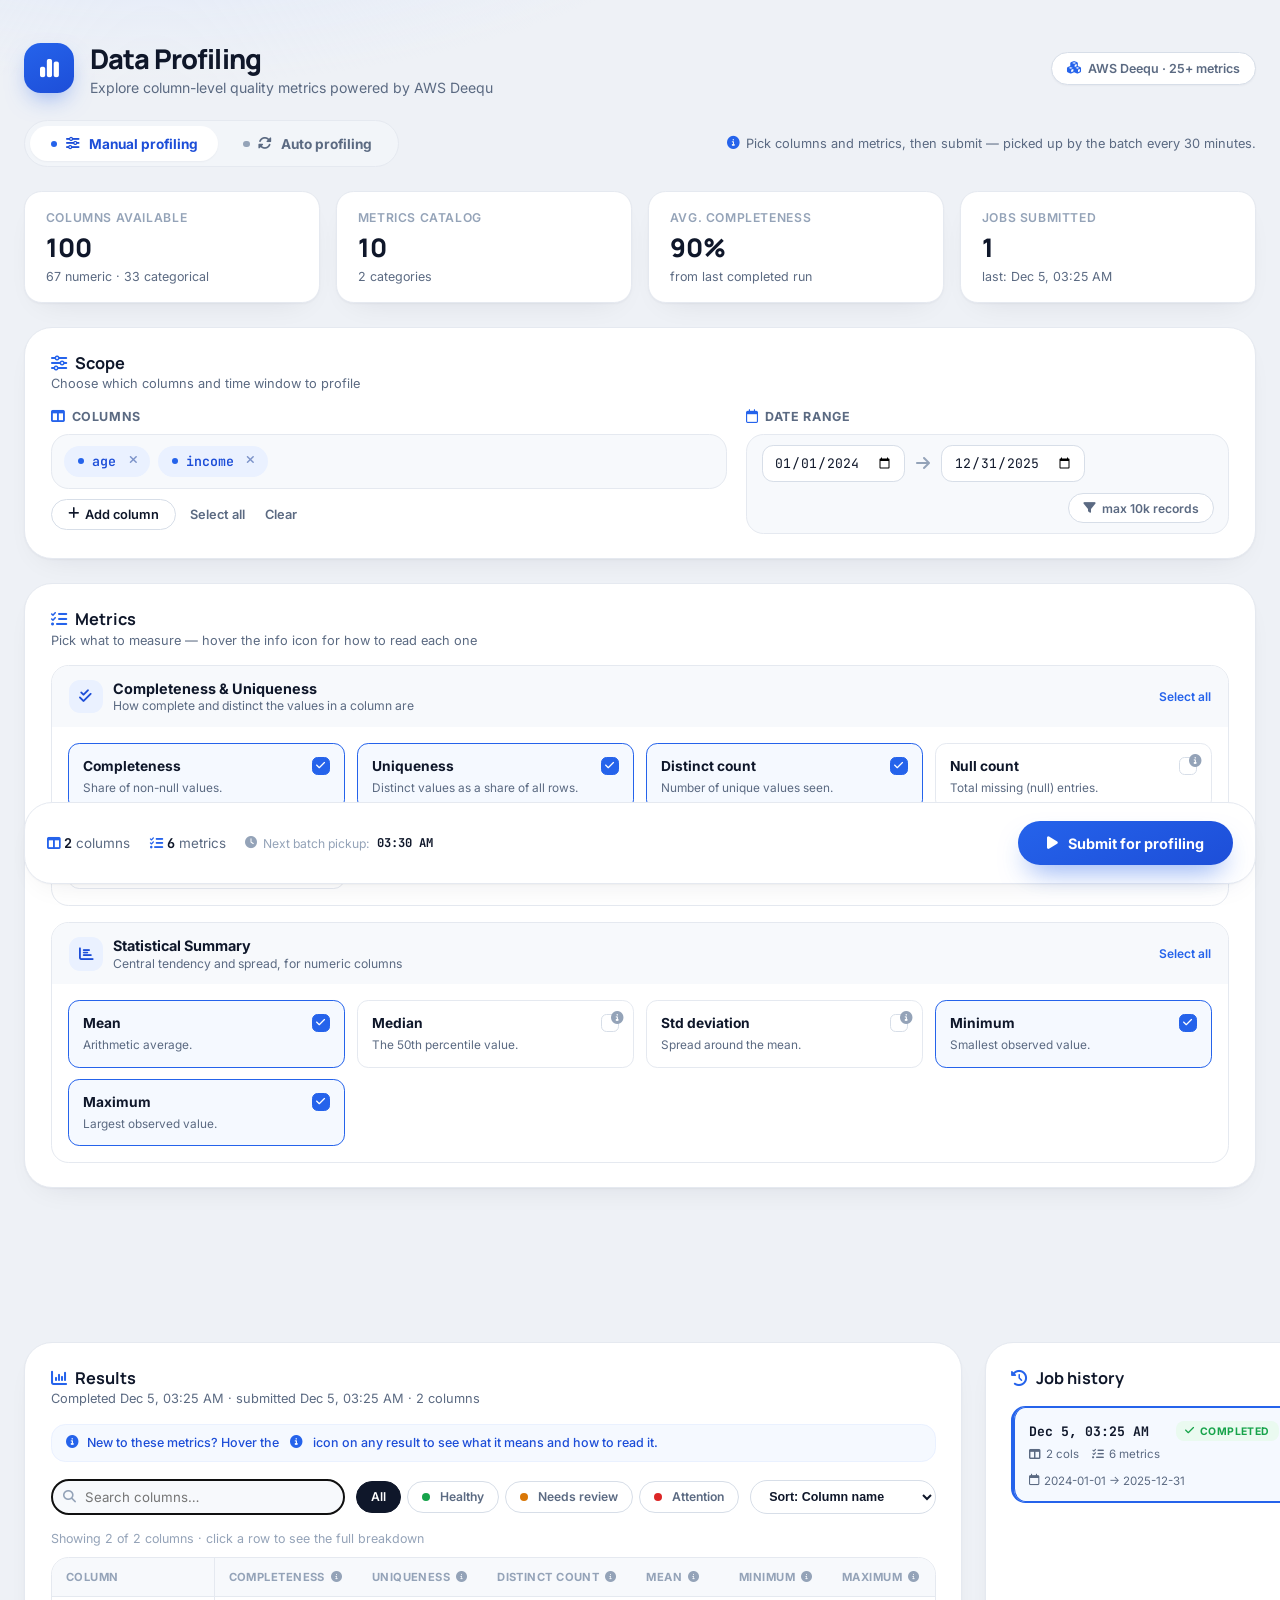
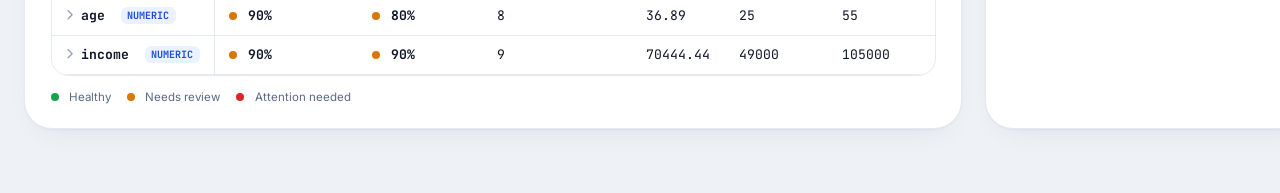
<file: data-profiling (2).html>
<!DOCTYPE html>
<html lang="en">
<head>
<meta charset="UTF-8">
<meta name="viewport" content="width=device-width, initial-scale=1.0, viewport-fit=cover">
<title>Data Profiling · Deequ</title>
<link rel="preconnect" href="https://fonts.googleapis.com">
<link rel="preconnect" href="https://fonts.gstatic.com" crossorigin>
<link href="https://fonts.googleapis.com/css2?family=Manrope:wght@500;600;700;800&family=Inter:wght@400;500;600;700&family=JetBrains+Mono:wght@400;500;600;700&display=swap" rel="stylesheet">
<link rel="stylesheet" href="https://cdnjs.cloudflare.com/ajax/libs/font-awesome/6.5.1/css/all.min.css">
<style>
  :root{
    --bg:#eef1f6;
    --surface:#ffffff;
    --surface-alt:#f7f9fc;
    --surface-sunken:#f2f5f9;
    --border:#e5e9f0;
    --border-strong:#d7dee8;
    --text-primary:#0f172a;
    --text-secondary:#5b6a82;
    --text-tertiary:#94a3b8;
    --blue:#2563eb;
    --blue-dark:#1d4ed8;
    --blue-light:#eaf1ff;
    --blue-pale:#f5f9ff;
    --success:#16a34a;
    --success-light:#eafaf0;
    --warning:#d97706;
    --warning-light:#fff8ea;
    --danger:#dc2626;
    --danger-light:#fef1f1;
    --radius-lg:1.75rem;
    --radius-md:1.1rem;
    --radius-sm:0.7rem;
    --shadow-card:0 1px 2px rgba(15,23,42,.04), 0 12px 32px -18px rgba(15,23,42,.12);
    --shadow-pop:0 20px 45px -15px rgba(15,23,42,.22);
  }
  *{margin:0;padding:0;box-sizing:border-box;}
  body{
    background:
      radial-gradient(1100px 480px at 12% -10%, #dbe6fb 0%, transparent 55%),
      var(--bg);
    font-family:'Inter',-apple-system,BlinkMacSystemFont,'Segoe UI',Roboto,sans-serif;
    color:var(--text-primary);
    min-height:100vh;
    display:flex;
    justify-content:center;
    padding:2.5rem 1.5rem 4rem;
    -webkit-font-smoothing:antialiased;
  }
  ::selection{background:var(--blue-light); color:var(--blue-dark);}
  .mono{font-family:'JetBrains Mono',ui-monospace,monospace;}
  button{font-family:inherit;}

  .app{max-width:1480px; width:100%; display:flex; flex-direction:column; gap:1.5rem;}

  /* ---------- Header ---------- */
  .header{
    display:flex; align-items:center; justify-content:space-between; flex-wrap:wrap; gap:1rem;
  }
  .header-left{display:flex; align-items:center; gap:1rem;}
  .header-icon{
    width:3.1rem; height:3.1rem; border-radius:1.05rem; background:linear-gradient(155deg,#2563eb,#1d4ed8);
    display:flex; align-items:center; justify-content:center; color:#fff; font-size:1.3rem;
    box-shadow:0 10px 24px -8px rgba(37,99,235,.55);
  }
  .header-titles h1{
    font-family:'Manrope',sans-serif; font-weight:800; font-size:1.7rem; letter-spacing:-0.03em; color:var(--text-primary);
  }
  .header-titles p{font-size:.88rem; color:var(--text-secondary); margin-top:.15rem;}
  .header-right{display:flex; align-items:center; gap:.6rem;}
  .badge{
    background:var(--surface); border:1px solid var(--border-strong); color:var(--text-secondary);
    font-size:.78rem; font-weight:600; padding:.5rem .95rem; border-radius:2rem; display:flex; align-items:center; gap:.4rem;
    box-shadow:var(--shadow-card);
  }
  .badge i{color:var(--blue);}

  /* ---------- Mode switch ---------- */
  .mode-row{display:flex; align-items:center; justify-content:space-between; flex-wrap:wrap; gap:1rem;}
  .mode-switch{display:flex; gap:.25rem; background:var(--surface-sunken); padding:.3rem; border-radius:2rem; border:1px solid var(--border); width:fit-content;}
  .mode-btn{
    border:none; background:none; padding:.6rem 1.3rem; border-radius:1.6rem; font-weight:700; font-size:.85rem;
    color:var(--text-secondary); cursor:pointer; display:flex; align-items:center; gap:.55rem; transition:.15s;
  }
  .mode-btn .mode-dot{width:.4rem; height:.4rem; border-radius:50%; background:var(--text-tertiary);}
  .mode-btn.active{background:var(--surface); color:var(--blue-dark); box-shadow:var(--shadow-card);}
  .mode-btn.active .mode-dot{background:var(--blue);}
  .mode-hint{font-size:.8rem; color:var(--text-secondary); display:flex; align-items:center; gap:.4rem;}
  .mode-hint i{color:var(--blue);}

  /* ---------- Overview strip ---------- */
  .overview{
    display:grid; grid-template-columns:repeat(4,1fr); gap:1rem;
  }
  @media (max-width:900px){ .overview{grid-template-columns:repeat(2,1fr);} }
  .overview-card{
    background:var(--surface); border:1px solid var(--border); border-radius:var(--radius-md);
    padding:1.1rem 1.3rem; box-shadow:var(--shadow-card); display:flex; flex-direction:column; gap:.3rem;
  }
  .overview-card .ov-label{font-size:.76rem; font-weight:600; color:var(--text-tertiary); text-transform:uppercase; letter-spacing:.05em;}
  .overview-card .ov-value{font-family:'Manrope',sans-serif; font-weight:800; font-size:1.6rem; color:var(--text-primary);}
  .overview-card .ov-sub{font-size:.78rem; color:var(--text-secondary);}

  /* ---------- Panels ---------- */
  .panel{
    background:var(--surface); border:1px solid var(--border); border-radius:var(--radius-lg);
    box-shadow:var(--shadow-card);
  }
  .panel-pad{padding:1.5rem 1.6rem;}
  .panel-head{display:flex; align-items:center; justify-content:space-between; gap:1rem; margin-bottom:1.1rem; flex-wrap:wrap;}
  .panel-head .ph-title{display:flex; align-items:center; gap:.55rem; font-family:'Manrope',sans-serif; font-weight:700; font-size:1.02rem;}
  .panel-head .ph-title i{color:var(--blue);}
  .panel-head .ph-sub{font-size:.8rem; color:var(--text-secondary); margin-top:.15rem; font-weight:400; font-family:'Inter',sans-serif;}

  /* ---------- Config bar (columns + dates) ---------- */
  .config-grid{display:grid; grid-template-columns:1.4fr 1fr; gap:1.2rem;}
  @media (max-width:900px){ .config-grid{grid-template-columns:1fr;} }
  .field-label{font-size:.78rem; font-weight:700; color:var(--text-secondary); text-transform:uppercase; letter-spacing:.05em; display:flex; align-items:center; gap:.4rem; margin-bottom:.6rem;}
  .field-label i{color:var(--blue); font-size:.85rem;}

  .chips-field{
    background:var(--surface-alt); border:1px solid var(--border); border-radius:var(--radius-md);
    padding:.7rem .8rem; display:flex; flex-wrap:wrap; gap:.5rem; align-items:center; min-height:52px;
    max-height:130px; overflow-y:auto;
  }
  .chips-field::-webkit-scrollbar{width:6px;}
  .chips-field::-webkit-scrollbar-thumb{background:var(--border-strong); border-radius:3px;}
  .chip{
    background:var(--blue-light); color:var(--blue-dark); border-radius:1.6rem; padding:.4rem .5rem .4rem .85rem;
    font-size:.83rem; font-weight:600; display:flex; align-items:center; gap:.5rem; font-family:'JetBrains Mono',monospace;
  }
  .chip .type-dot{width:.4rem; height:.4rem; border-radius:50%; background:var(--blue);}
  .chip i.remove{cursor:pointer; color:#7c93c9; font-size:.72rem; width:1.1rem; height:1.1rem; display:flex; align-items:center; justify-content:center; border-radius:50%; font-family:'Font Awesome 6 Free';}
  .chip i.remove:hover{background:#fff; color:var(--danger);}
  .chip-empty{color:var(--text-tertiary); font-size:.85rem; font-family:'Inter',sans-serif;}

  .field-actions{display:flex; gap:.6rem; margin-top:.65rem; position:relative; flex-wrap:wrap;}
  .btn-ghost{
    background:var(--surface); border:1px solid var(--border-strong); color:var(--text-primary);
    border-radius:1.6rem; padding:.42rem 1rem; font-size:.8rem; font-weight:600; cursor:pointer;
    display:flex; align-items:center; gap:.4rem; transition:.15s;
  }
  .btn-ghost:hover{border-color:var(--blue); color:var(--blue-dark); background:var(--blue-pale);}
  .btn-text{background:none; border:none; color:var(--text-secondary); font-size:.8rem; font-weight:600; cursor:pointer; padding:.42rem .3rem;}
  .btn-text:hover{color:var(--blue-dark);}

  .col-dropdown{
    position:absolute; top:calc(100% + .4rem); left:0; background:var(--surface); border-radius:var(--radius-sm);
    box-shadow:var(--shadow-pop); border:1px solid var(--border); width:250px; padding:.4rem; z-index:30; display:none;
  }
  .col-dropdown.active{display:block;}
  .col-search{
    width:100%; border:1px solid var(--border-strong); border-radius:.6rem; padding:.45rem .65rem; font-size:.8rem;
    margin-bottom:.35rem; font-family:'Inter',sans-serif; background:var(--surface-alt);
  }
  .col-option-list{max-height:220px; overflow-y:auto;}
  .col-option-list::-webkit-scrollbar{width:5px;}
  .col-option-list::-webkit-scrollbar-thumb{background:var(--border-strong); border-radius:3px;}
  .col-option{
    padding:.55rem .7rem; border-radius:.6rem; display:flex; align-items:center; justify-content:space-between; gap:.5rem;
    cursor:pointer; font-size:.85rem; font-weight:600;
  }
  .col-option:hover{background:var(--blue-pale);}
  .col-option .col-type{font-size:.7rem; font-weight:600; color:var(--text-tertiary); text-transform:uppercase;}
  .col-dropdown-empty{padding:.6rem .7rem; font-size:.8rem; color:var(--text-tertiary);}

  .date-field{
    background:var(--surface-alt); border:1px solid var(--border); border-radius:var(--radius-md);
    padding:.65rem .9rem; display:flex; align-items:center; gap:.7rem; flex-wrap:wrap;
  }
  .date-input{
    border:1px solid var(--border-strong); border-radius:.7rem; padding:.5rem .7rem; background:var(--surface);
    font-family:'JetBrains Mono',monospace; font-size:.82rem; color:var(--text-primary);
  }
  .date-arrow{color:var(--text-tertiary);}
  .limit-pill{
    margin-left:auto; background:var(--surface); border:1px solid var(--border-strong); border-radius:2rem;
    padding:.4rem .9rem; font-size:.76rem; font-weight:600; color:var(--text-secondary); display:flex; align-items:center; gap:.4rem;
  }

  /* ---------- Metrics ---------- */
  .metric-categories{display:flex; flex-direction:column; gap:1rem;}
  .metric-category{border:1px solid var(--border); border-radius:var(--radius-md); overflow:hidden;}
  .cat-head{
    background:var(--surface-alt); padding:.85rem 1.1rem; display:flex; align-items:center; justify-content:space-between; gap:1rem; flex-wrap:wrap;
  }
  .cat-head-left{display:flex; align-items:center; gap:.65rem;}
  .cat-icon{
    width:2.1rem; height:2.1rem; border-radius:.7rem; background:var(--blue-light); color:var(--blue-dark);
    display:flex; align-items:center; justify-content:center; font-size:.9rem;
  }
  .cat-name{font-weight:700; font-size:.9rem;}
  .cat-desc{font-size:.76rem; color:var(--text-secondary); margin-top:.1rem;}
  .cat-toggle{font-size:.75rem; font-weight:600; color:var(--blue); background:none; border:none; cursor:pointer;}

  .metrics-grid{display:grid; grid-template-columns:repeat(auto-fill,minmax(230px,1fr)); gap:.7rem; padding:1rem;}
  .metric-card{
    background:var(--surface); border:1px solid var(--border); border-radius:var(--radius-sm);
    padding:.8rem .9rem; cursor:pointer; transition:.15s; position:relative; display:flex; flex-direction:column; gap:.35rem;
  }
  .metric-card:hover{border-color:var(--blue); box-shadow:0 8px 20px -12px rgba(37,99,235,.35);}
  .metric-card.selected{background:var(--blue-pale); border-color:var(--blue);}
  .metric-row{display:flex; align-items:center; justify-content:space-between; gap:.5rem;}
  .metric-name{font-weight:700; font-size:.86rem;}
  .metric-check{
    width:1.15rem; height:1.15rem; border-radius:.35rem; border:1.5px solid var(--border-strong); background:var(--surface);
    display:flex; align-items:center; justify-content:center; font-size:.65rem; color:transparent; flex-shrink:0;
  }
  .metric-card.selected .metric-check{background:var(--blue); border-color:var(--blue); color:#fff;}
  .metric-desc{font-size:.74rem; color:var(--text-secondary); line-height:1.35;}
  .metric-info{
    position:absolute; top:.7rem; right:.65rem; color:var(--text-tertiary); font-size:.78rem; cursor:help;
  }
  .metric-card.selected .metric-info{display:none;}
  .tooltip-desc{
    background:var(--text-primary); color:#f1f5f9; border-radius:.7rem; padding:.65rem .8rem;
    box-shadow:var(--shadow-pop); font-size:.76rem; line-height:1.4; max-width:230px; position:fixed; z-index:60; display:none;
  }
  .tooltip-desc strong{color:#fff;}
  .tooltip-desc em{color:#93c5fd; font-style:normal; display:block; margin-top:.3rem;}

  /* ---------- Action bar ---------- */
  .action-bar{
    display:flex; align-items:center; justify-content:space-between; flex-wrap:wrap; gap:1rem;
    background:var(--surface); border:1px solid var(--border); border-radius:var(--radius-lg); padding:1.1rem 1.4rem;
    box-shadow:var(--shadow-card); position:sticky; bottom:1rem; z-index:10;
  }
  .selection-summary{display:flex; align-items:center; gap:1.2rem; font-size:.84rem; color:var(--text-secondary); flex-wrap:wrap;}
  .selection-summary strong{color:var(--text-primary); font-family:'JetBrains Mono',monospace;}
  .batch-note{font-size:.76rem; color:var(--text-tertiary); display:flex; align-items:center; gap:.4rem;}
  .run-button{
    background:linear-gradient(155deg,#2563eb,#1d4ed8); border:none; color:#fff; font-weight:700; font-size:.9rem;
    padding:.85rem 1.8rem; border-radius:2.5rem; display:flex; align-items:center; gap:.6rem; cursor:pointer;
    box-shadow:0 14px 28px -10px rgba(37,99,235,.6); transition:.15s;
  }
  .run-button:hover{transform:translateY(-1px); box-shadow:0 18px 32px -10px rgba(37,99,235,.7);}
  .run-button:active{transform:translateY(0);}
  .run-button:disabled{background:var(--border-strong); color:var(--text-tertiary); box-shadow:none; cursor:not-allowed; transform:none;}

  /* ---------- Main layout ---------- */
  .main-layout{display:grid; grid-template-columns:1fr 340px; gap:1.4rem;}
  @media (max-width:980px){ .main-layout{grid-template-columns:1fr;} }

  .run-meta{font-size:.78rem; color:var(--text-secondary); margin-bottom:1rem; display:flex; gap:1rem; flex-wrap:wrap;}
  .run-meta span{display:flex; align-items:center; gap:.35rem;}
  .run-meta i{color:var(--blue);}

  .help-strip{
    display:flex; align-items:center; gap:.55rem; background:var(--blue-pale); border:1px solid var(--blue-light);
    color:var(--blue-dark); font-size:.78rem; font-weight:500; border-radius:.9rem; padding:.65rem .9rem; margin-bottom:1.1rem;
  }
  .help-strip i{color:var(--blue);}

  .col-result{
    background:var(--surface-alt); border:1px solid var(--border); border-radius:var(--radius-md); padding:1.1rem 1.2rem; margin-bottom:1rem;
  }
  .col-result-head{display:flex; align-items:center; justify-content:space-between; margin-bottom:.9rem;}
  .col-result-title{display:flex; align-items:center; gap:.55rem; font-weight:700; font-size:.92rem; font-family:'JetBrains Mono',monospace;}
  .col-type-tag{
    font-size:.68rem; font-weight:700; text-transform:uppercase; letter-spacing:.04em; padding:.2rem .55rem; border-radius:.5rem;
  }
  .col-type-tag.numeric{background:var(--blue-light); color:var(--blue-dark);}
  .col-type-tag.categorical{background:#f3e8ff; color:#7e22ce;}

  .metric-results{display:grid; grid-template-columns:repeat(auto-fill,minmax(150px,1fr)); gap:.7rem;}
  .result-tile{
    background:var(--surface); border:1px solid var(--border); border-radius:.8rem; padding:.75rem .85rem;
    display:flex; flex-direction:column; gap:.45rem; position:relative;
  }
  .result-tile .rt-label{font-size:.7rem; font-weight:700; text-transform:uppercase; letter-spacing:.04em; color:var(--text-tertiary); padding-right:1rem;}
  .result-tile .rt-value{font-family:'JetBrains Mono',monospace; font-weight:700; font-size:1.1rem; color:var(--text-primary);}
  .result-tile .rt-value.na{color:var(--text-tertiary); font-weight:500; font-size:.85rem;}
  .result-tile .rt-note{font-size:.7rem; color:var(--text-secondary); line-height:1.3;}
  .result-tile .rt-info{position:absolute; top:.7rem; right:.6rem; font-size:.72rem; color:var(--text-tertiary); cursor:help;}
  .result-tile .rt-info:hover{color:var(--blue);}

  .ring-tile{flex-direction:row; align-items:center; gap:.7rem;}
  .ring{
    --pct:0; width:2.9rem; height:2.9rem; border-radius:50%; flex-shrink:0;
    background:conic-gradient(var(--ring-color,#2563eb) calc(var(--pct)*1%), var(--surface-sunken) 0);
    display:flex; align-items:center; justify-content:center; position:relative;
  }
  .ring::before{content:''; position:absolute; inset:4px; border-radius:50%; background:var(--surface);}
  .ring span{position:relative; font-family:'JetBrains Mono',monospace; font-weight:700; font-size:.68rem; z-index:1;}
  .status-dot{width:.5rem; height:.5rem; border-radius:50%; display:inline-block; margin-right:.3rem;}
  .status-dot.good{background:var(--success);}
  .status-dot.warn{background:var(--warning);}
  .status-dot.bad{background:var(--danger);}

  .empty-state{text-align:center; padding:3rem 1rem; color:var(--text-tertiary);}
  .empty-state i{font-size:1.8rem; margin-bottom:.7rem; color:var(--border-strong);}
  .empty-state p{font-size:.85rem;}

  .job-status-card{
    display:flex; flex-direction:column; align-items:center; justify-content:center; gap:.6rem; text-align:center;
    background:var(--surface-alt); border:1px dashed var(--border-strong); border-radius:var(--radius-md); padding:2.4rem 1.5rem;
  }
  .job-status-card .jsc-icon{font-size:1.7rem; color:var(--warning);}
  .job-status-card.running .jsc-icon{color:var(--blue);}
  .job-status-card .jsc-title{font-weight:700; font-size:.95rem;}
  .job-status-card .jsc-sub{font-size:.8rem; color:var(--text-secondary); max-width:360px;}
  .spin{animation:spin 1s linear infinite;}
  @keyframes spin{to{transform:rotate(360deg);}}

  /* ---------- History ---------- */
  .history-list{display:flex; flex-direction:column; gap:.65rem; max-height:560px; overflow-y:auto; padding-right:.2rem;}
  .history-list::-webkit-scrollbar{width:6px;}
  .history-list::-webkit-scrollbar-thumb{background:var(--border-strong); border-radius:3px;}
  .history-item{
    background:var(--surface-alt); border:1px solid var(--border); border-left:3px solid var(--blue);
    border-radius:.9rem; padding:.85rem .95rem; cursor:pointer; transition:.15s;
  }
  .history-item:hover{background:var(--blue-pale); border-color:var(--blue);}
  .history-item.active{background:var(--blue-pale); border-color:var(--blue); box-shadow:0 0 0 1px var(--blue) inset;}
  .history-item.queued{border-left-color:var(--warning);}
  .history-item.running{border-left-color:var(--blue);}
  .history-top{display:flex; align-items:center; justify-content:space-between; gap:.5rem;}
  .history-time{font-weight:700; font-size:.82rem; font-family:'JetBrains Mono',monospace;}
  .history-meta{font-size:.72rem; color:var(--text-secondary); display:flex; gap:.8rem; margin-top:.4rem; flex-wrap:wrap;}
  .history-meta span{display:flex; align-items:center; gap:.3rem;}

  .status-badge{font-size:.65rem; font-weight:700; text-transform:uppercase; letter-spacing:.04em; padding:.22rem .55rem; border-radius:.5rem; display:inline-flex; align-items:center; gap:.35rem;}
  .status-badge.completed{background:var(--success-light); color:var(--success);}
  .status-badge.queued{background:var(--warning-light); color:var(--warning);}
  .status-badge.running{background:var(--blue-light); color:var(--blue-dark);}
  .status-badge .pulse{width:.4rem; height:.4rem; border-radius:50%; background:currentColor; animation:pulse 1.1s infinite;}
  @keyframes pulse{0%,100%{opacity:1;} 50%{opacity:.25;}}

  .quality-legend{display:flex; align-items:center; gap:1rem; font-size:.72rem; color:var(--text-secondary); margin-top:.9rem; flex-wrap:wrap;}
  .quality-legend span{display:flex; align-items:center; gap:.35rem;}

  /* ---------- Auto mode panel ---------- */
  .auto-hero{
    display:flex; align-items:center; justify-content:space-between; gap:1.2rem; flex-wrap:wrap;
    background:var(--surface-alt); border:1px solid var(--border); border-radius:var(--radius-md); padding:1.2rem 1.4rem;
  }
  .auto-hero-left{display:flex; align-items:center; gap:1rem;}
  .auto-hero-icon{
    width:2.8rem; height:2.8rem; border-radius:1rem; background:var(--blue-light); color:var(--blue-dark);
    display:flex; align-items:center; justify-content:center; font-size:1.15rem; flex-shrink:0;
  }
  .auto-hero-title{font-weight:700; font-size:.98rem;}
  .auto-hero-sub{font-size:.8rem; color:var(--text-secondary); margin-top:.15rem;}
  .toggle-row{display:flex; align-items:center; gap:.65rem;}
  .toggle-row .toggle-label{font-size:.78rem; font-weight:600; color:var(--text-secondary);}
  .toggle-switch{width:2.5rem; height:1.45rem; border-radius:2rem; background:var(--border-strong); position:relative; cursor:pointer; transition:.2s; flex-shrink:0;}
  .toggle-switch.on{background:var(--blue);}
  .toggle-switch::after{content:''; position:absolute; top:2px; left:2px; width:1.05rem; height:1.05rem; border-radius:50%; background:#fff; transition:.2s; box-shadow:0 1px 3px rgba(0,0,0,.25);}
  .toggle-switch.on::after{left:calc(100% - 1.2rem);}

  .auto-stats{display:grid; grid-template-columns:repeat(3,1fr); gap:.9rem;}
  @media (max-width:700px){ .auto-stats{grid-template-columns:1fr;} }
  .auto-stat{background:var(--surface); border:1px solid var(--border); border-radius:var(--radius-md); padding:1rem 1.15rem;}
  .auto-stat .as-label{font-size:.74rem; font-weight:700; color:var(--text-tertiary); text-transform:uppercase; letter-spacing:.05em; display:flex; align-items:center; gap:.4rem;}
  .auto-stat .as-label i{color:var(--blue);}
  .auto-stat .as-value{font-family:'Manrope',sans-serif; font-weight:800; font-size:1.15rem; margin-top:.4rem;}
  .auto-stat .as-sub{font-size:.76rem; color:var(--text-secondary); margin-top:.2rem;}

  .coverage-note{
    display:flex; align-items:center; gap:.5rem; font-size:.8rem; color:var(--text-secondary);
    background:var(--surface); border:1px solid var(--border); border-radius:.9rem; padding:.7rem .95rem;
  }
  .coverage-note i{color:var(--blue);}

  /* ---------- Results table (scales to many columns) ---------- */
  .results-toolbar{display:flex; align-items:center; gap:.7rem; flex-wrap:wrap; margin-bottom:1rem;}
  .results-search{
    position:relative; flex:1; min-width:200px;
  }
  .results-search i{position:absolute; left:.8rem; top:50%; transform:translateY(-50%); color:var(--text-tertiary); font-size:.8rem;}
  .results-search input{
    width:100%; border:1px solid var(--border-strong); border-radius:2rem; padding:.55rem 1rem .55rem 2.1rem;
    font-size:.83rem; background:var(--surface-alt); font-family:'Inter',sans-serif;
  }
  .status-filters{display:flex; gap:.4rem;}
  .status-filter-btn{
    border:1px solid var(--border-strong); background:var(--surface); color:var(--text-secondary); font-size:.76rem; font-weight:600;
    padding:.45rem .85rem; border-radius:1.6rem; cursor:pointer; display:flex; align-items:center; gap:.35rem; transition:.15s;
  }
  .status-filter-btn:hover{border-color:var(--blue);}
  .status-filter-btn.active{background:var(--text-primary); color:#fff; border-color:var(--text-primary);}
  .sort-select{
    border:1px solid var(--border-strong); border-radius:1.6rem; padding:.5rem .9rem; font-size:.78rem; font-weight:600;
    background:var(--surface); color:var(--text-primary); cursor:pointer;
  }
  .results-count{font-size:.78rem; color:var(--text-tertiary); margin-bottom:.7rem;}

  .table-scroll{
    border:1px solid var(--border); border-radius:var(--radius-md); overflow:auto; max-height:600px; position:relative;
  }
  .table-scroll::-webkit-scrollbar{width:8px; height:8px;}
  .table-scroll::-webkit-scrollbar-thumb{background:var(--border-strong); border-radius:4px;}
  table.results-table{border-collapse:separate; border-spacing:0; width:100%; font-size:.82rem;}
  .results-table thead th{
    position:sticky; top:0; background:var(--surface-alt); z-index:5; text-align:left; padding:.75rem .9rem;
    font-size:.7rem; font-weight:700; text-transform:uppercase; letter-spacing:.04em; color:var(--text-tertiary);
    border-bottom:1px solid var(--border); white-space:nowrap;
  }
  .results-table thead th.col-name-head{position:sticky; left:0; z-index:6; box-shadow:1px 0 0 var(--border);}
  .th-info{margin-left:.35rem; cursor:help; color:var(--text-tertiary); font-size:.72rem;}
  .th-info:hover{color:var(--blue);}
  .results-table tbody td{padding:.65rem .9rem; border-bottom:1px solid var(--border); vertical-align:middle;}
  .results-table tbody tr.data-row{cursor:pointer; transition:.12s;}
  .results-table tbody tr.data-row:hover{background:var(--blue-pale);}
  .results-table tbody tr.data-row.expanded{background:var(--blue-pale);}
  .col-name-cell{
    position:sticky; left:0; background:var(--surface); z-index:2; box-shadow:1px 0 0 var(--border);
    font-family:'JetBrains Mono',monospace; font-weight:700;
  }
  .results-table tbody tr.data-row:hover .col-name-cell,
  .results-table tbody tr.data-row.expanded .col-name-cell{background:var(--blue-pale);}
  .col-name-cell .cn-inner{display:flex; align-items:center; gap:.5rem;}
  .col-name-cell i.chev{font-size:.68rem; color:var(--text-tertiary); transition:.15s;}
  .data-row.expanded .chev{transform:rotate(90deg); color:var(--blue);}
  .cell-ratio{display:flex; align-items:center; gap:.4rem; font-family:'JetBrains Mono',monospace; font-weight:700; white-space:nowrap;}
  .cell-value{font-family:'JetBrains Mono',monospace; white-space:nowrap;}
  .cell-na{color:var(--text-tertiary); font-family:'Inter',sans-serif;}
  .detail-row td{background:var(--surface-alt); padding:1rem 1.2rem;}
  .detail-row .metric-results{margin:0;}
  .type-tag-inline{
    font-size:.63rem; font-weight:700; text-transform:uppercase; padding:.12rem .4rem; border-radius:.4rem; margin-left:.5rem;
  }
  .type-tag-inline.numeric{background:var(--blue-light); color:var(--blue-dark);}
  .type-tag-inline.categorical{background:#f3e8ff; color:#7e22ce;}
</style>
</head>
<body>
<div class="app">

  <!-- Header -->
  <div class="header">
    <div class="header-left">
      <div class="header-icon"><i class="fas fa-chart-simple"></i></div>
      <div class="header-titles">
        <h1>Data Profiling</h1>
        <p>Explore column-level quality metrics powered by AWS Deequ</p>
      </div>
    </div>
    <div class="header-right">
      <span class="badge"><i class="fas fa-cubes"></i> AWS Deequ · 25+ metrics</span>
    </div>
  </div>

  <!-- Mode switch -->
  <div class="mode-row">
    <div class="mode-switch" id="modeSwitch">
      <button class="mode-btn active" data-mode="manual"><span class="mode-dot"></span><i class="fas fa-sliders"></i> Manual profiling</button>
      <button class="mode-btn" data-mode="auto"><span class="mode-dot"></span><i class="fas fa-rotate"></i> Auto profiling</button>
    </div>
    <div class="mode-hint" id="modeHint"><i class="fas fa-circle-info"></i> Pick columns and metrics, then submit — picked up by the batch every 30 minutes.</div>
  </div>

  <!-- Overview -->
  <div class="overview" id="overviewStrip"></div>

  <!-- ============ MANUAL MODE ============ -->
  <div id="manualControls">
    <div class="panel panel-pad" style="margin-bottom:1.5rem;">
      <div class="panel-head">
        <div>
          <div class="ph-title"><i class="fas fa-sliders"></i> Scope</div>
          <div class="ph-sub">Choose which columns and time window to profile</div>
        </div>
      </div>
      <div class="config-grid">
        <div>
          <div class="field-label"><i class="fas fa-table-columns"></i> Columns</div>
          <div class="chips-field" id="selectedColumnsContainer"></div>
          <div class="field-actions">
            <button class="btn-ghost" id="toggleColumnDropdown"><i class="fas fa-plus"></i> Add column</button>
            <div class="col-dropdown" id="columnDropdown">
              <input type="text" class="col-search" id="columnSearch" placeholder="Search columns…">
              <div class="col-option-list" id="columnOptionList"></div>
            </div>
            <button class="btn-text" id="selectAllColumnsBtn">Select all</button>
            <button class="btn-text" id="clearColumnsBtn">Clear</button>
          </div>
        </div>
        <div>
          <div class="field-label"><i class="far fa-calendar"></i> Date range</div>
          <div class="date-field">
            <input type="date" id="startDate" class="date-input" value="2024-01-01">
            <span class="date-arrow"><i class="fas fa-arrow-right"></i></span>
            <input type="date" id="endDate" class="date-input" value="2025-12-31">
            <span class="limit-pill"><i class="fas fa-filter"></i> max 10k records</span>
          </div>
        </div>
      </div>
    </div>

    <div class="panel panel-pad" style="margin-bottom:1.5rem;">
      <div class="panel-head">
        <div>
          <div class="ph-title"><i class="fas fa-list-check"></i> Metrics</div>
          <div class="ph-sub">Pick what to measure — hover the info icon for how to read each one</div>
        </div>
      </div>
      <div class="metric-categories" id="metricsDashboard"></div>
    </div>

    <div class="action-bar" style="margin-bottom:1.5rem;">
      <div class="selection-summary">
        <span><i class="fas fa-table-columns" style="color:var(--blue);"></i> <strong id="colCountText">0</strong> columns</span>
        <span><i class="fas fa-list-check" style="color:var(--blue);"></i> <strong id="metricCountText">0</strong> metrics</span>
        <span class="batch-note" id="batchNote"><i class="fas fa-clock"></i></span>
      </div>
      <button class="run-button" id="runProfilingBtn"><i class="fas fa-play"></i> Submit for profiling</button>
    </div>
  </div>

  <!-- ============ AUTO MODE ============ -->
  <div id="autoControls" style="display:none; margin-bottom:1.5rem;">
    <div class="panel panel-pad">
      <div class="panel-head">
        <div>
          <div class="ph-title"><i class="fas fa-rotate"></i> Automatic profiling</div>
          <div class="ph-sub">Runs on its own every month — no setup needed</div>
        </div>
      </div>
      <div class="auto-hero" style="margin-bottom:1rem;">
        <div class="auto-hero-left">
          <div class="auto-hero-icon"><i class="fas fa-calendar-check"></i></div>
          <div>
            <div class="auto-hero-title">Monthly schedule</div>
            <div class="auto-hero-sub">Profiles every column with the full metric catalog, automatically.</div>
          </div>
        </div>
        <div class="toggle-row">
          <span class="toggle-label" id="autoToggleLabel">Active</span>
          <div class="toggle-switch on" id="autoToggle"></div>
        </div>
      </div>
      <div class="auto-stats" style="margin-bottom:1rem;">
        <div class="auto-stat">
          <div class="as-label"><i class="fas fa-clock-rotate-left"></i> Last run</div>
          <div class="as-value" id="autoLastRun">—</div>
          <div class="as-sub" id="autoLastRunSub">No runs yet</div>
        </div>
        <div class="auto-stat">
          <div class="as-label"><i class="fas fa-hourglass-half"></i> Next run</div>
          <div class="as-value" id="autoNextRun">—</div>
          <div class="as-sub">First of every month, 02:00</div>
        </div>
        <div class="auto-stat">
          <div class="as-label"><i class="fas fa-layer-group"></i> Coverage</div>
          <div class="as-value">7 columns</div>
          <div class="as-sub">All 10 catalog metrics</div>
        </div>
      </div>
      <div class="coverage-note"><i class="fas fa-circle-info"></i> Auto runs always use the full column set and complete metric catalog, so results are comparable month over month.</div>
    </div>
  </div>

  <!-- Main: results + history -->
  <div class="main-layout">
    <div class="panel panel-pad" id="resultsPanel">
      <div class="panel-head">
        <div>
          <div class="ph-title"><i class="fas fa-chart-column"></i> Results</div>
          <div class="ph-sub" id="resultsSub">Run profiling to see column-level metrics</div>
        </div>
      </div>
      <div class="help-strip"><i class="fas fa-circle-info"></i> New to these metrics? Hover the <i class="fas fa-circle-info" style="margin:0 .15rem;"></i> icon on any result to see what it means and how to read it.</div>
      <div id="resultsContent"></div>
      <div class="quality-legend">
        <span><span class="status-dot good"></span> Healthy</span>
        <span><span class="status-dot warn"></span> Needs review</span>
        <span><span class="status-dot bad"></span> Attention needed</span>
      </div>
    </div>
    <div class="panel panel-pad" id="historyPanel">
      <div class="panel-head">
        <div class="ph-title"><i class="fas fa-clock-rotate-left"></i> <span id="historyTitle">Job history</span></div>
      </div>
      <div class="history-list" id="historyList"></div>
    </div>
  </div>
</div>

<script>
(function(){
  const BASE_COLUMNS = [
    { id:'age', name:'age', type:'numeric' },
    { id:'income', name:'income', type:'numeric' },
    { id:'credit_score', name:'credit_score', type:'numeric' },
    { id:'region', name:'region', type:'categorical' },
    { id:'tenure_months', name:'tenure_months', type:'numeric' },
    { id:'product_category', name:'product_category', type:'categorical' },
    { id:'transaction_amount', name:'transaction_amount', type:'numeric' }
  ];
  const dataset = {
    age:[25,32,47,29,38,55,29,41,null,36],
    income:[54000,62000,87000,49000,72000,105000,68000,59000,78000,null],
    credit_score:[680,720,790,650,700,810,670,690,null,740],
    region:['North','South','East','West','North','East','South','West','North','East'],
    tenure_months:[12,48,6,24,36,60,18,30,42,9],
    product_category:['A','B','A','C','B','A','C','B','A','C'],
    transaction_amount:[120.5,89.0,250.0,45.9,178.2,310.0,99.5,75.0,210.3,null]
  };
  // Simulate a wide table (e.g. 100+ columns) so the UI can be stress-tested at scale.
  let seed = 42;
  function rand(){ seed = (seed*1103515245+12345) & 0x7fffffff; return seed/0x7fffffff; }
  const EXTRA_COUNT = 93;
  const CATS = ['A','B','C','D'];
  for(let i=1;i<=EXTRA_COUNT;i++){
    const isNumeric = i%3!==0;
    const id = (isNumeric?'num_field_':'cat_field_') + String(i).padStart(3,'0');
    BASE_COLUMNS.push({ id, name:id, type:isNumeric?'numeric':'categorical' });
    const vals = [];
    for(let r=0;r<10;r++){
      if(rand()<0.08){ vals.push(null); continue; }
      vals.push(isNumeric ? Math.round(rand()*1000*(1+i%5)) / (i%3===0?1:10) : CATS[Math.floor(rand()*CATS.length)]);
    }
    dataset[id] = vals;
  }
  const ALL_COLUMNS = BASE_COLUMNS;
  const COL_MAP = Object.fromEntries(ALL_COLUMNS.map(c=>[c.id,c]));

  const METRIC_CATEGORIES = [
    {
      id:'completeness', category:'Completeness & Uniqueness', icon:'fas fa-check-double',
      desc:'How complete and distinct the values in a column are',
      metrics:[
        { id:'completeness', name:'Completeness', kind:'ratio', desc:'Share of non-null values.', interpret:'Closer to 1.0 means fewer gaps in the data.' },
        { id:'uniqueness', name:'Uniqueness', kind:'ratio', desc:'Distinct values as a share of all rows.', interpret:'Low uniqueness can signal duplicate records.' },
        { id:'distinctCount', name:'Distinct count', kind:'count', desc:'Number of unique values seen.', interpret:'Compare against expected category counts.' },
        { id:'nullCount', name:'Null count', kind:'count', desc:'Total missing (null) entries.', interpret:'Rising counts often point to an upstream ingestion issue.' },
        { id:'duplicateCount', name:'Duplicate count', kind:'count', desc:'Values that repeat more than once.', interpret:'High counts may mean repeated records rather than legitimate reuse.' }
      ]
    },
    {
      id:'stats', category:'Statistical Summary', icon:'fas fa-chart-bar',
      desc:'Central tendency and spread, for numeric columns',
      metrics:[
        { id:'mean', name:'Mean', kind:'stat', numeric:true, desc:'Arithmetic average.', interpret:'Sensitive to outliers — check alongside the median.' },
        { id:'median', name:'Median', kind:'stat', numeric:true, desc:'The 50th percentile value.', interpret:'A more robust center than the mean.' },
        { id:'stdDev', name:'Std deviation', kind:'stat', numeric:true, desc:'Spread around the mean.', interpret:'Higher values mean more variability.' },
        { id:'min', name:'Minimum', kind:'stat', numeric:true, desc:'Smallest observed value.', interpret:'Unexpectedly low values can flag bad data entry.' },
        { id:'max', name:'Maximum', kind:'stat', numeric:true, desc:'Largest observed value.', interpret:'Unexpectedly high values can flag outliers.' }
      ]
    }
  ];
  const ALL_METRICS = METRIC_CATEGORIES.flatMap(c=>c.metrics);
  const METRIC_MAP = Object.fromEntries(ALL_METRICS.map(m=>[m.id,m]));
  const ALL_METRIC_IDS = ALL_METRICS.map(m=>m.id);
  const ALL_COLUMN_IDS = ALL_COLUMNS.map(c=>c.id);

  let mode = 'manual';
  let selectedColumns = new Set(['age','income']);
  let selectedMetrics = new Set(['completeness','uniqueness','distinctCount','mean','min','max']);
  let manualHistory = [];
  let autoHistory = [];
  let activeManualJobId = null;
  let activeAutoJobId = null;
  let manualJobInFlight = false;
  let autoEnabled = true;
  const timers = [];

  // ---------- DOM refs ----------
  const selectedColumnsContainer = document.getElementById('selectedColumnsContainer');
  const columnDropdown = document.getElementById('columnDropdown');
  const toggleBtn = document.getElementById('toggleColumnDropdown');
  const resultsContent = document.getElementById('resultsContent');
  const resultsSub = document.getElementById('resultsSub');
  const historyList = document.getElementById('historyList');
  const historyTitle = document.getElementById('historyTitle');
  const metricsDashboard = document.getElementById('metricsDashboard');
  const overviewStrip = document.getElementById('overviewStrip');
  const runBtn = document.getElementById('runProfilingBtn');
  const manualControls = document.getElementById('manualControls');
  const autoControls = document.getElementById('autoControls');
  const modeHint = document.getElementById('modeHint');
  const batchNote = document.getElementById('batchNote');

  // ---------- helpers ----------
  function fmtNum(n){
    if(n===null || n===undefined) return '—';
    if(Number.isInteger(n)) return n.toString();
    return n.toFixed(2);
  }
  function fmtTime(d){ return d.toLocaleString([], {month:'short', day:'numeric', hour:'2-digit', minute:'2-digit'}); }
  function fmtClock(d){ return d.toLocaleTimeString([], {hour:'2-digit', minute:'2-digit'}); }
  function ratioStatus(v){ return v>=0.95 ? 'good' : v>=0.8 ? 'warn' : 'bad'; }
  function ratioColor(status){ return status==='good' ? '#16a34a' : status==='warn' ? '#d97706' : '#dc2626'; }
  function ratioSentence(name, v){
    const pct = Math.round(v*100);
    if(name==='Completeness'){
      if(v>=0.95) return pct+'% of values are present — very few gaps.';
      if(v>=0.8) return pct+'% complete — some missing values worth a look.';
      return pct+'% complete — a significant share of values is missing.';
    }
    if(name==='Uniqueness'){
      if(v>=0.95) return pct+'% of rows are distinct — little to no duplication.';
      if(v>=0.8) return pct+'% distinct — a modest amount of repetition.';
      return pct+'% distinct — many repeated values, worth checking for duplicates.';
    }
    return pct+'%';
  }
  function nextBatchTime(){
    const now = new Date(); const next = new Date(now);
    if(now.getMinutes() < 30){ next.setMinutes(30,0,0); }
    else { next.setHours(now.getHours()+1); next.setMinutes(0,0,0); }
    return next;
  }
  function nextMonthlyRun(){
    const now = new Date();
    return new Date(now.getFullYear(), now.getMonth()+1, 1, 2, 0, 0);
  }

  function mean(arr){ return arr.reduce((a,b)=>a+b,0)/arr.length; }
  function median(arr){
    const s=[...arr].sort((a,b)=>a-b); const mid=Math.floor(s.length/2);
    return s.length%2 ? s[mid] : (s[mid-1]+s[mid])/2;
  }
  function stdDev(arr){ const m=mean(arr); return Math.sqrt(arr.reduce((a,b)=>a+(b-m)**2,0)/arr.length); }

  function computeProfile(colId, metricIds){
    const col = COL_MAP[colId];
    const vals = dataset[colId] || [];
    const filtered = vals.filter(v=>v!==null && v!=='');
    const distinct = new Set(filtered).size;
    const res = {};
    metricIds.forEach(id=>{
      const spec = METRIC_MAP[id];
      if(spec.numeric && col.type!=='numeric'){ res[id] = { value:null, na:true }; return; }
      switch(id){
        case 'completeness': res[id] = { value: vals.length ? filtered.length/vals.length : 0, kind:'ratio' }; break;
        case 'uniqueness': res[id] = { value: vals.length ? distinct/vals.length : 0, kind:'ratio' }; break;
        case 'distinctCount': res[id] = { value: distinct, kind:'count' }; break;
        case 'nullCount': res[id] = { value: vals.length - filtered.length, kind:'count' }; break;
        case 'duplicateCount': res[id] = { value: Math.max(filtered.length - distinct, 0), kind:'count' }; break;
        case 'mean': res[id] = { value: filtered.length ? mean(filtered) : null, kind:'stat' }; break;
        case 'median': res[id] = { value: filtered.length ? median(filtered) : null, kind:'stat' }; break;
        case 'stdDev': res[id] = { value: filtered.length ? stdDev(filtered) : null, kind:'stat' }; break;
        case 'min': res[id] = { value: filtered.length ? Math.min(...filtered) : null, kind:'stat' }; break;
        case 'max': res[id] = { value: filtered.length ? Math.max(...filtered) : null, kind:'stat' }; break;
        default: res[id] = { value:null, na:true };
      }
    });
    return res;
  }

  // ---------- tooltip (shared by metric cards + result tiles) ----------
  function showTooltip(e, metric){
    hideTooltip();
    const tip = document.createElement('div'); tip.id='metric-tooltip'; tip.className='tooltip-desc';
    tip.innerHTML = `<strong>${metric.name}</strong><br>${metric.desc}${metric.interpret ? '<em>'+metric.interpret+'</em>' : ''}`;
    tip.style.display='block';
    document.body.appendChild(tip);
    const rect = e.target.getBoundingClientRect();
    let left = rect.left - 220 + rect.width;
    if(left < 8) left = 8;
    tip.style.left = left+'px';
    tip.style.top = (rect.bottom+8)+'px';
  }
  function hideTooltip(){ const t=document.getElementById('metric-tooltip'); if(t) t.remove(); }

  // ---------- columns ----------
  function renderColumns(){
    selectedColumnsContainer.innerHTML = '';
    if(selectedColumns.size===0){
      selectedColumnsContainer.innerHTML = '<span class="chip-empty">No columns selected</span>';
    } else {
      selectedColumns.forEach(id=>{
        const chip = document.createElement('div'); chip.className='chip';
        chip.innerHTML = `<span class="type-dot"></span>${id}<i class="fas fa-xmark remove" data-remove="${id}"></i>`;
        selectedColumnsContainer.appendChild(chip);
      });
      selectedColumnsContainer.querySelectorAll('.remove').forEach(icon=>{
        icon.addEventListener('click', e=>{
          selectedColumns.delete(e.target.dataset.remove);
          renderColumns(); renderColumnDropdown(); updateCounts();
        });
      });
    }
    updateCounts();
  }
  const columnOptionList = document.getElementById('columnOptionList');
  const columnSearch = document.getElementById('columnSearch');
  function renderColumnDropdown(){
    const query = columnSearch.value.trim().toLowerCase();
    const avail = ALL_COLUMNS.filter(c=>!selectedColumns.has(c.id) && (!query || c.name.toLowerCase().includes(query)));
    columnOptionList.innerHTML = avail.length ? '' : `<div class="col-dropdown-empty">${query ? 'No matching columns' : 'All columns added'}</div>`;
    avail.forEach(col=>{
      const opt = document.createElement('div'); opt.className='col-option';
      opt.innerHTML = `<span><i class="fas fa-table-columns" style="color:var(--blue); margin-right:.4rem;"></i>${col.name}</span><span class="col-type">${col.type}</span>`;
      opt.onclick = ()=>{ selectedColumns.add(col.id); renderColumns(); renderColumnDropdown(); };
      columnOptionList.appendChild(opt);
    });
  }
  toggleBtn.onclick = e=>{ e.stopPropagation(); columnDropdown.classList.toggle('active'); if(columnDropdown.classList.contains('active')){ columnSearch.value=''; renderColumnDropdown(); columnSearch.focus(); } };
  columnSearch.addEventListener('input', renderColumnDropdown);
  columnSearch.addEventListener('click', e=>e.stopPropagation());
  document.addEventListener('click', e=>{ if(!columnDropdown.contains(e.target) && e.target!==toggleBtn) columnDropdown.classList.remove('active'); });
  document.getElementById('selectAllColumnsBtn').onclick = ()=>{ ALL_COLUMNS.forEach(c=>selectedColumns.add(c.id)); renderColumns(); renderColumnDropdown(); };
  document.getElementById('clearColumnsBtn').onclick = ()=>{ selectedColumns.clear(); renderColumns(); renderColumnDropdown(); };

  // ---------- metrics selection ----------
  function renderMetrics(){
    metricsDashboard.innerHTML = '';
    METRIC_CATEGORIES.forEach(cat=>{
      const sec = document.createElement('div'); sec.className='metric-category';
      const allSelected = cat.metrics.every(m=>selectedMetrics.has(m.id));
      sec.innerHTML = `
        <div class="cat-head">
          <div class="cat-head-left">
            <div class="cat-icon"><i class="${cat.icon}"></i></div>
            <div><div class="cat-name">${cat.category}</div><div class="cat-desc">${cat.desc}</div></div>
          </div>
          <button class="cat-toggle" data-cat="${cat.id}">${allSelected ? 'Deselect all' : 'Select all'}</button>
        </div>
        <div class="metrics-grid"></div>`;
      const grid = sec.querySelector('.metrics-grid');
      cat.metrics.forEach(m=>{
        const card = document.createElement('div');
        card.className = `metric-card ${selectedMetrics.has(m.id) ? 'selected' : ''}`;
        card.innerHTML = `
          <div class="metric-row">
            <span class="metric-name">${m.name}</span>
            <span class="metric-check"><i class="fas fa-check"></i></span>
          </div>
          <div class="metric-desc">${m.desc}</div>
          <i class="fas fa-circle-info metric-info" data-tip="${m.id}"></i>`;
        card.onclick = ()=>{
          selectedMetrics.has(m.id) ? selectedMetrics.delete(m.id) : selectedMetrics.add(m.id);
          renderMetrics(); updateCounts();
        };
        const infoIcon = card.querySelector('.metric-info');
        infoIcon.addEventListener('mouseenter', e=>{ e.stopPropagation(); showTooltip(e, m); });
        infoIcon.addEventListener('mouseleave', hideTooltip);
        infoIcon.addEventListener('click', e=>e.stopPropagation());
        grid.appendChild(card);
      });
      sec.querySelector('.cat-toggle').onclick = e=>{
        e.stopPropagation();
        if(allSelected){ cat.metrics.forEach(m=>selectedMetrics.delete(m.id)); }
        else { cat.metrics.forEach(m=>selectedMetrics.add(m.id)); }
        renderMetrics(); updateCounts();
      };
      metricsDashboard.appendChild(sec);
    });
  }

  function updateCounts(){
    document.getElementById('colCountText').textContent = selectedColumns.size;
    document.getElementById('metricCountText').textContent = selectedMetrics.size;
  }

  // ---------- rendering results / history (mode-aware) ----------
  function currentHistory(){ return mode==='manual' ? manualHistory : autoHistory; }
  function currentActiveId(){ return mode==='manual' ? activeManualJobId : activeAutoJobId; }
  function setActiveId(id){ if(mode==='manual') activeManualJobId=id; else activeAutoJobId=id; }

  function buildResultTileHTML(spec, r){
    if(r.na){
      return `<div class="result-tile"><div class="rt-label">${spec.name}</div><div class="rt-value na">Not applicable</div><i class="fas fa-circle-info rt-info" data-metric="${spec.id}"></i></div>`;
    }
    if(r.kind==='ratio'){
      const pct = Math.round(r.value*100);
      const status = ratioStatus(r.value);
      return `<div class="result-tile ring-tile">
        <div class="ring" style="--pct:${pct}; --ring-color:${ratioColor(status)};"><span>${pct}%</span></div>
        <div>
          <div class="rt-label"><span class="status-dot ${status}"></span>${spec.name}</div>
          <div class="rt-note">${ratioSentence(spec.name, r.value)}</div>
        </div>
        <i class="fas fa-circle-info rt-info" data-metric="${spec.id}"></i>
      </div>`;
    }
    return `<div class="result-tile"><div class="rt-label">${spec.name}</div><div class="rt-value">${fmtNum(r.value)}</div><i class="fas fa-circle-info rt-info" data-metric="${spec.id}"></i></div>`;
  }

  function attachResultTooltips(container){
    container.querySelectorAll('.rt-info, .th-info').forEach(icon=>{
      const spec = METRIC_MAP[icon.dataset.metric];
      icon.addEventListener('mouseenter', e=>{ e.stopPropagation(); showTooltip(e, spec); });
      icon.addEventListener('mouseleave', hideTooltip);
    });
  }

  function renderJobStatusCard(job){
    if(job.status==='queued'){
      resultsSub.textContent = `Submitted ${fmtTime(job.submittedAt)}`;
      resultsContent.innerHTML = `<div class="job-status-card queued">
        <i class="fas fa-hourglass-half jsc-icon"></i>
        <div class="jsc-title">Queued for the next batch</div>
        <div class="jsc-sub">This run will be picked up by the profiling batch, which executes every 30 minutes. Next batch: <strong class="mono">${fmtClock(job.nextBatchAt)}</strong>. Results will appear here automatically.</div>
      </div>`;
    } else if(job.status==='running'){
      resultsSub.textContent = `Started ${fmtTime(job.startedAt || job.submittedAt)}`;
      resultsContent.innerHTML = `<div class="job-status-card running">
        <i class="fas fa-circle-notch spin jsc-icon"></i>
        <div class="jsc-title">Batch is running</div>
        <div class="jsc-sub">Computing metrics for ${job.columns.length} column(s). This usually takes a few moments.</div>
      </div>`;
    }
  }

  // ---- table view state (persists per job while it's on screen) ----
  let tableSearch = '';
  let tableStatusFilter = 'all';
  let tableSort = 'name';
  let expandedRows = new Set();

  function columnWorstStatus(res, metricIds){
    let worst = null;
    const rank = { good:0, warn:1, bad:2 };
    metricIds.forEach(id=>{
      const r = res[id];
      if(!r || r.na || r.kind!=='ratio') return;
      const s = ratioStatus(r.value);
      if(worst===null || rank[s]>rank[worst]) worst = s;
    });
    return worst;
  }

  function displayJobResults(job){
    setActiveId(job.id);
    if(job.status!=='completed'){ renderJobStatusCard(job); renderHistory(); return; }
    tableSearch=''; tableStatusFilter='all'; tableSort='name'; expandedRows=new Set();
    resultsSub.textContent = mode==='auto'
      ? `Automatic run · ${job.timestamp} · ${job.columns.length} columns`
      : `Completed ${job.timestamp} · submitted ${fmtTime(job.submittedAt)} · ${job.columns.length} columns`;
    renderResultsTable(job);
    renderHistory();
  }

  function renderResultsTable(job){
    const metricIds = job.metrics;
    let rows = job.columns.map(colId=>({ colId, col:COL_MAP[colId], res:job.results[colId] }));

    if(tableSearch) rows = rows.filter(r=>r.colId.toLowerCase().includes(tableSearch));
    if(tableStatusFilter!=='all') rows = rows.filter(r=>columnWorstStatus(r.res, metricIds)===tableStatusFilter);
    if(tableSort==='name') rows.sort((a,b)=>a.colId.localeCompare(b.colId));
    else if(tableSort==='status'){
      const rank = { bad:0, warn:1, good:2, null:3 };
      rows.sort((a,b)=>rank[columnWorstStatus(a.res,metricIds)] - rank[columnWorstStatus(b.res,metricIds)] || a.colId.localeCompare(b.colId));
    }

    const totalCount = job.columns.length;
    const hasRatioMetric = metricIds.some(id=>METRIC_MAP[id].kind==='ratio');

    let html = `<div class="results-toolbar">
      <div class="results-search"><i class="fas fa-magnifying-glass"></i><input type="text" id="tableSearchInput" placeholder="Search columns…" value="${tableSearch}"></div>
      ${hasRatioMetric ? `<div class="status-filters">
        <button class="status-filter-btn ${tableStatusFilter==='all'?'active':''}" data-filter="all">All</button>
        <button class="status-filter-btn ${tableStatusFilter==='good'?'active':''}" data-filter="good"><span class="status-dot good"></span>Healthy</button>
        <button class="status-filter-btn ${tableStatusFilter==='warn'?'active':''}" data-filter="warn"><span class="status-dot warn"></span>Needs review</button>
        <button class="status-filter-btn ${tableStatusFilter==='bad'?'active':''}" data-filter="bad"><span class="status-dot bad"></span>Attention</button>
      </div>` : ''}
      <select class="sort-select" id="tableSortSelect">
        <option value="name" ${tableSort==='name'?'selected':''}>Sort: Column name</option>
        ${hasRatioMetric ? `<option value="status" ${tableSort==='status'?'selected':''}>Sort: Worst status first</option>` : ''}
      </select>
    </div>
    <div class="results-count">Showing ${rows.length} of ${totalCount} columns${rows.length!==totalCount ? ' · click a row to see the full breakdown' : ' · click a row to see the full breakdown'}</div>
    <div class="table-scroll"><table class="results-table">
      <thead><tr>
        <th class="col-name-head">Column</th>
        ${metricIds.map(id=>`<th>${METRIC_MAP[id].name}<i class="fas fa-circle-info th-info" data-metric="${id}"></i></th>`).join('')}
      </tr></thead>
      <tbody>`;

    if(rows.length===0){
      html += `<tr><td colspan="${metricIds.length+1}"><div class="empty-state"><i class="fas fa-magnifying-glass"></i><p>No columns match your search or filter</p></div></td></tr>`;
    }

    rows.forEach(({colId, col, res})=>{
      const isExpanded = expandedRows.has(colId);
      html += `<tr class="data-row ${isExpanded?'expanded':''}" data-col="${colId}">
        <td class="col-name-cell"><div class="cn-inner"><i class="fas fa-chevron-right chev"></i>${colId}<span class="type-tag-inline ${col.type}">${col.type}</span></div></td>`;
      metricIds.forEach(id=>{
        const r = res[id];
        if(r.na){ html += `<td class="cell-na">—</td>`; }
        else if(r.kind==='ratio'){
          const pct = Math.round(r.value*100); const status = ratioStatus(r.value);
          html += `<td><div class="cell-ratio"><span class="status-dot ${status}"></span>${pct}%</div></td>`;
        } else {
          html += `<td class="cell-value">${fmtNum(r.value)}</td>`;
        }
      });
      html += `</tr>`;
      if(isExpanded){
        html += `<tr class="detail-row"><td colspan="${metricIds.length+1}"><div class="metric-results">`;
        metricIds.forEach(id=>{ html += buildResultTileHTML(METRIC_MAP[id], res[id]); });
        html += `</div></td></tr>`;
      }
    });

    html += `</tbody></table></div>`;
    resultsContent.innerHTML = html;
    attachResultTooltips(resultsContent);

    const searchInput = document.getElementById('tableSearchInput');
    searchInput.addEventListener('input', e=>{ tableSearch = e.target.value.trim().toLowerCase(); renderResultsTable(job); });
    searchInput.focus(); searchInput.selectionStart = searchInput.selectionEnd = searchInput.value.length;
    document.querySelectorAll('.status-filter-btn').forEach(btn=>{
      btn.addEventListener('click', ()=>{ tableStatusFilter = btn.dataset.filter; renderResultsTable(job); });
    });
    document.getElementById('tableSortSelect').addEventListener('change', e=>{ tableSort = e.target.value; renderResultsTable(job); });
    resultsContent.querySelectorAll('.data-row').forEach(row=>{
      row.addEventListener('click', ()=>{
        const id = row.dataset.col;
        expandedRows.has(id) ? expandedRows.delete(id) : expandedRows.add(id);
        renderResultsTable(job);
      });
    });
  }

  function renderHistory(){
    const hist = currentHistory();
    const activeId = currentActiveId();
    historyTitle.textContent = mode==='manual' ? 'Job history' : 'Run history';
    historyList.innerHTML = hist.length ? '' : `<div class="empty-state"><i class="fas fa-clock-rotate-left"></i><p>No previous runs</p></div>`;
    hist.forEach(job=>{
      const div = document.createElement('div');
      div.className = `history-item ${job.status} ${job.id===activeId ? 'active' : ''}`;
      const badge = job.status==='completed'
        ? `<span class="status-badge completed"><i class="fas fa-check"></i>Completed</span>`
        : job.status==='running'
          ? `<span class="status-badge running"><span class="pulse"></span>Running</span>`
          : `<span class="status-badge queued"><span class="pulse"></span>Queued</span>`;
      const timeLabel = job.status==='completed' ? job.timestamp : fmtTime(job.submittedAt);
      div.innerHTML = `
        <div class="history-top">
          <div class="history-time">${timeLabel}</div>
          ${badge}
        </div>
        <div class="history-meta">
          <span><i class="fas fa-table-columns"></i>${job.columns.length} cols</span>
          <span><i class="fas fa-list-check"></i>${job.metrics.length} metrics</span>
          ${mode==='manual' ? `<span><i class="far fa-calendar"></i>${job.dateRange}</span>` : ''}
        </div>`;
      div.onclick = ()=> displayJobResults(job);
      historyList.appendChild(div);
    });
  }

  // ---------- manual run flow (batch simulation) ----------
  function updateRunButtonState(){
    runBtn.disabled = manualJobInFlight || selectedColumns.size===0 || selectedMetrics.size===0;
    runBtn.innerHTML = manualJobInFlight
      ? '<i class="fas fa-circle-notch spin"></i> Queued…'
      : '<i class="fas fa-play"></i> Submit for profiling';
  }

  function updateBatchNote(){
    batchNote.innerHTML = `<i class="fas fa-clock"></i> Next batch pickup: <strong class="mono">${fmtClock(nextBatchTime())}</strong>`;
  }

  function runProfiling(){
    if(selectedColumns.size===0 || selectedMetrics.size===0 || manualJobInFlight) return;
    const startDate = document.getElementById('startDate').value;
    const endDate = document.getElementById('endDate').value;
    const job = {
      id: Date.now(), status:'queued',
      submittedAt: new Date(), nextBatchAt: nextBatchTime(),
      columns:[...selectedColumns], metrics:[...selectedMetrics],
      dateRange:`${startDate} → ${endDate}`, results:{}
    };
    manualHistory.unshift(job);
    if(manualHistory.length>15) manualHistory.pop();
    manualJobInFlight = true;
    updateRunButtonState();
    displayJobResults(job);
    renderOverview();

    timers.push(setTimeout(()=>{
      job.status = 'running'; job.startedAt = new Date();
      if(currentActiveId()===job.id) displayJobResults(job); else renderHistory();
    }, 1800));

    timers.push(setTimeout(()=>{
      job.status = 'completed';
      job.completedAt = new Date();
      job.timestamp = fmtTime(job.completedAt);
      job.columns.forEach(col=>{ job.results[col] = computeProfile(col, job.metrics); });
      manualJobInFlight = false;
      updateRunButtonState();
      if(currentActiveId()===job.id) displayJobResults(job); else renderHistory();
      renderOverview();
    }, 4200));
  }

  document.getElementById('runProfilingBtn').addEventListener('click', runProfiling);

  // ---------- auto mode ----------
  function seedAutoHistory(){
    const now = new Date();
    const runDates = [
      new Date(now.getFullYear(), now.getMonth(), 1, 2, 0),
      new Date(now.getFullYear(), now.getMonth()-1, 1, 2, 0),
      new Date(now.getFullYear(), now.getMonth()-2, 1, 2, 0)
    ];
    autoHistory = runDates.map(d=>{
      const job = {
        id: d.getTime(), status:'completed', submittedAt:d, completedAt:d, timestamp: fmtTime(d),
        columns:[...ALL_COLUMN_IDS], metrics:[...ALL_METRIC_IDS], dateRange:'full history', results:{}
      };
      job.columns.forEach(col=>{ job.results[col] = computeProfile(col, job.metrics); });
      return job;
    });
    activeAutoJobId = autoHistory[0].id;
  }

  function renderAutoStats(){
    const last = autoHistory[0];
    document.getElementById('autoLastRun').textContent = last ? last.timestamp : '—';
    document.getElementById('autoLastRunSub').textContent = last ? `${last.columns.length} columns · ${last.metrics.length} metrics` : 'No runs yet';
    document.getElementById('autoNextRun').textContent = autoEnabled ? fmtTime(nextMonthlyRun()) : 'Paused';
  }

  const autoToggle = document.getElementById('autoToggle');
  const autoToggleLabel = document.getElementById('autoToggleLabel');
  autoToggle.addEventListener('click', ()=>{
    autoEnabled = !autoEnabled;
    autoToggle.classList.toggle('on', autoEnabled);
    autoToggleLabel.textContent = autoEnabled ? 'Active' : 'Paused';
    renderAutoStats();
    renderOverview();
  });

  // ---------- overview ----------
  function renderOverview(){
    let cards;
    if(mode==='manual'){
      const completedJobs = manualHistory.filter(j=>j.status==='completed');
      const lastCompleted = completedJobs[0];
      let avgCompleteness = '—';
      if(lastCompleted){
        const ratios = [];
        Object.values(lastCompleted.results).forEach(res=>{
          Object.entries(res).forEach(([id,r])=>{ if(id==='completeness' && !r.na) ratios.push(r.value); });
        });
        if(ratios.length) avgCompleteness = Math.round((ratios.reduce((a,b)=>a+b,0)/ratios.length)*100)+'%';
      }
      cards = [
        { label:'Columns available', value: ALL_COLUMNS.length, sub: ALL_COLUMNS.filter(c=>c.type==='numeric').length+' numeric · '+ALL_COLUMNS.filter(c=>c.type==='categorical').length+' categorical' },
        { label:'Metrics catalog', value: ALL_METRICS.length, sub: METRIC_CATEGORIES.length+' categories' },
        { label:'Avg. completeness', value: avgCompleteness, sub: lastCompleted ? 'from last completed run' : 'submit a run to see' },
        { label:'Jobs submitted', value: manualHistory.length, sub: manualJobInFlight ? 'one in the batch queue' : (manualHistory.length ? 'last: '+(manualHistory[0].status==='completed'?manualHistory[0].timestamp:'in progress') : 'none yet') }
      ];
    } else {
      const last = autoHistory[0];
      cards = [
        { label:'Columns profiled', value: ALL_COLUMNS.length, sub:'every run, full coverage' },
        { label:'Metrics tracked', value: ALL_METRICS.length, sub: METRIC_CATEGORIES.length+' categories' },
        { label:'Last automatic run', value: last ? last.timestamp : '—', sub:'completed successfully' },
        { label:'Next automatic run', value: autoEnabled ? fmtTime(nextMonthlyRun()) : 'Paused', sub: autoEnabled ? '1st of next month, 02:00' : 'schedule disabled' }
      ];
    }
    overviewStrip.innerHTML = cards.map(c=>`
      <div class="overview-card">
        <div class="ov-label">${c.label}</div>
        <div class="ov-value">${c.value}</div>
        <div class="ov-sub">${c.sub}</div>
      </div>`).join('');
  }

  // ---------- mode switching ----------
  const modeButtons = document.querySelectorAll('.mode-btn');
  modeButtons.forEach(btn=>{
    btn.addEventListener('click', ()=>{
      mode = btn.dataset.mode;
      modeButtons.forEach(b=>b.classList.toggle('active', b===btn));
      manualControls.style.display = mode==='manual' ? 'block' : 'none';
      autoControls.style.display = mode==='auto' ? 'block' : 'none';
      document.querySelector('.action-bar').style.display = mode==='manual' ? 'flex' : 'none';
      modeHint.innerHTML = mode==='manual'
        ? '<i class="fas fa-circle-info"></i> Pick columns and metrics, then submit — picked up by the batch every 30 minutes.'
        : '<i class="fas fa-circle-info"></i> Runs automatically every month across all columns — nothing to configure.';
      renderOverview();
      const hist = currentHistory();
      const activeId = currentActiveId();
      const job = hist.find(j=>j.id===activeId) || hist[0];
      if(job) displayJobResults(job);
      else {
        resultsContent.innerHTML = '<div class="empty-state"><i class="fas fa-inbox"></i><p>No results yet</p></div>';
        resultsSub.textContent = mode==='manual' ? 'Submit a run to see column-level metrics' : 'No automatic runs yet';
        renderHistory();
      }
    });
  });

  // ---------- init ----------
  renderColumns(); renderColumnDropdown(); renderMetrics(); updateCounts(); updateBatchNote(); updateRunButtonState();
  setInterval(updateBatchNote, 15000);
  seedAutoHistory(); renderAutoStats();
  renderOverview();

  // seed one completed manual job so the page isn't empty on load
  (function seedManualJob(){
    const startDate = document.getElementById('startDate').value;
    const endDate = document.getElementById('endDate').value;
    const now = new Date();
    const job = {
      id: Date.now()-1, status:'completed', submittedAt:now, completedAt:now, timestamp: fmtTime(now),
      columns:[...selectedColumns], metrics:[...selectedMetrics], dateRange:`${startDate} → ${endDate}`, results:{}
    };
    job.columns.forEach(col=>{ job.results[col] = computeProfile(col, job.metrics); });
    manualHistory.unshift(job);
    activeManualJobId = job.id;
    displayJobResults(job);
    renderOverview();
  })();
})();
</script>
</body>
</html>
</file>
